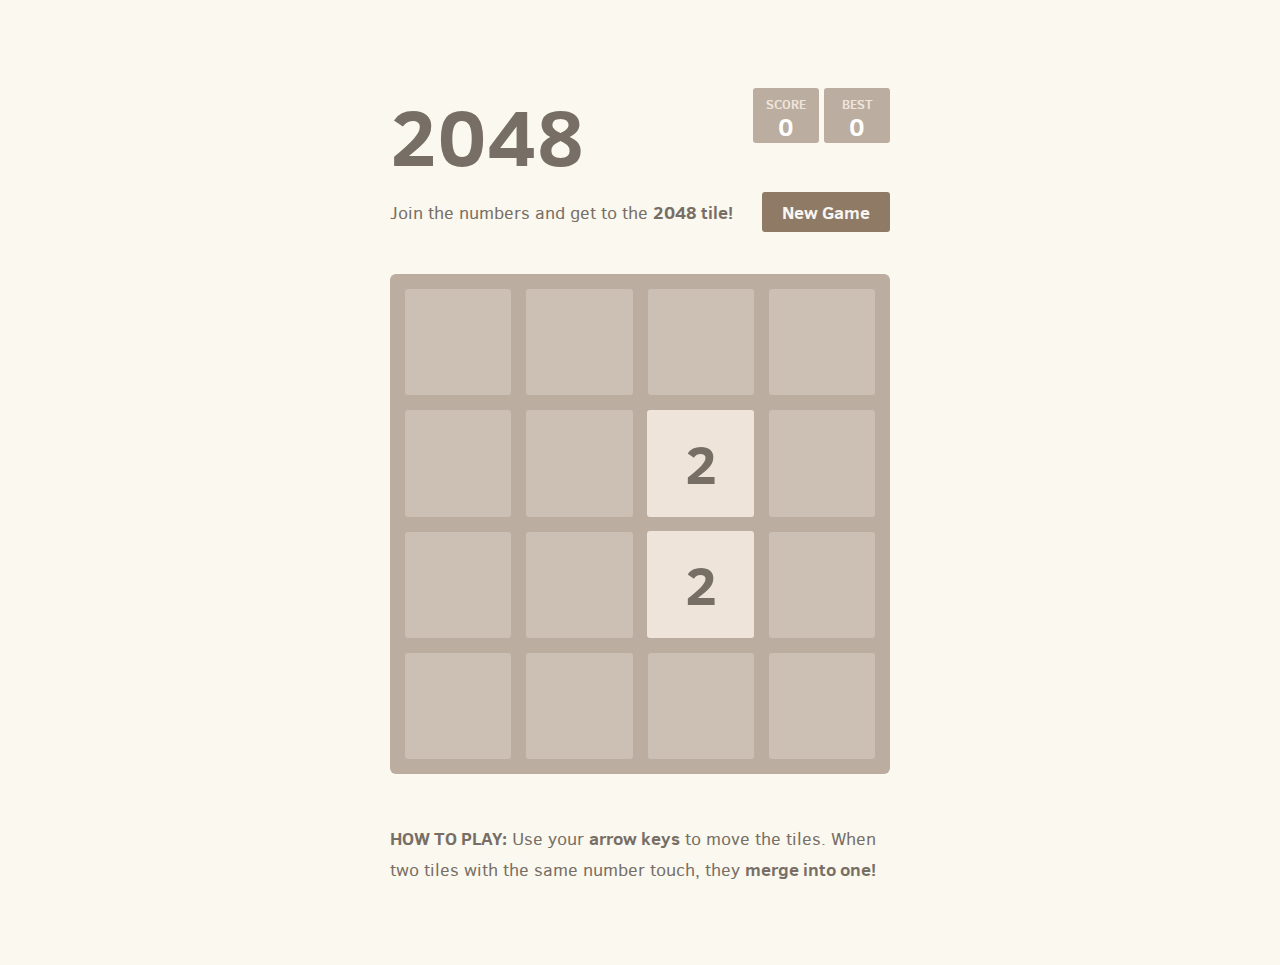
<file: 2048.html/index.html>
<!DOCTYPE html>
<html>

<head>
  <meta charset="utf-8">
  <title>2048</title>

  <link href="style/main.css" rel="stylesheet" type="text/css">
  <link rel="shortcut icon" href="favicon.ico">
  <link rel="apple-touch-icon" href="meta/apple-touch-icon.png">
  <link rel="apple-touch-startup-image" href="meta/apple-touch-startup-image-640x1096.png" media="(device-width: 320px) and (device-height: 568px) and (-webkit-device-pixel-ratio: 2)"> <!-- iPhone 5+ -->
  <link rel="apple-touch-startup-image" href="meta/apple-touch-startup-image-640x920.png"  media="(device-width: 320px) and (device-height: 480px) and (-webkit-device-pixel-ratio: 2)"> <!-- iPhone, retina -->
  <meta name="apple-mobile-web-app-capable" content="yes">
  <meta name="apple-mobile-web-app-status-bar-style" content="black">

  <meta name="HandheldFriendly" content="True">
  <meta name="MobileOptimized" content="320">
  <meta name="viewport" content="width=device-width, target-densitydpi=160dpi, initial-scale=1.0, maximum-scale=1, user-scalable=no, minimal-ui">
</head>
<body>
  <div class="container">
    <div class="heading">
      <h1 class="title">2048</h1>
      <div class="scores-container">
        <div class="score-container">0</div>
        <div class="best-container">0</div>
      </div>
    </div>

    <div class="above-game">
      <p class="game-intro">Join the numbers and get to the <strong>2048 tile!</strong></p>
      <a class="restart-button">New Game</a>
    </div>

    <div class="game-container">
      <div class="game-message">
        <p></p>
        <div class="lower">
	        <a class="keep-playing-button">Keep going</a>
          <a class="retry-button">Try again</a>
        </div>
      </div>

      <div class="grid-container">
        <div class="grid-row">
          <div class="grid-cell"></div>
          <div class="grid-cell"></div>
          <div class="grid-cell"></div>
          <div class="grid-cell"></div>
        </div>
        <div class="grid-row">
          <div class="grid-cell"></div>
          <div class="grid-cell"></div>
          <div class="grid-cell"></div>
          <div class="grid-cell"></div>
        </div>
        <div class="grid-row">
          <div class="grid-cell"></div>
          <div class="grid-cell"></div>
          <div class="grid-cell"></div>
          <div class="grid-cell"></div>
        </div>
        <div class="grid-row">
          <div class="grid-cell"></div>
          <div class="grid-cell"></div>
          <div class="grid-cell"></div>
          <div class="grid-cell"></div>
        </div>
      </div>

      <div class="tile-container">

      </div>
    </div>

    <p class="game-explanation">
      <strong class="important">How to play:</strong> Use your <strong>arrow keys</strong> to move the tiles. When two tiles with the same number touch, they <strong>merge into one!</strong>
    </p>
  </div>

  <script src="js/bind_polyfill.js"></script>
  <script src="js/classlist_polyfill.js"></script>
  <script src="js/animframe_polyfill.js"></script>
  <script src="js/keyboard_input_manager.js"></script>
  <script src="js/html_actuator.js"></script>
  <script src="js/grid.js"></script>
  <script src="js/tile.js"></script>
  <script src="js/local_storage_manager.js"></script>
  <script src="js/game_manager.js"></script>
  <script src="js/application.js"></script>
</body>

</html>
</file>
<file: 2048.html/style/main.css>
@import url(fonts/clear-sans.css);
html, body {
  margin: 0;
  padding: 0;
  background: #faf8ef;
  color: #776e65;
  font-family: "Clear Sans", "Helvetica Neue", Arial, sans-serif;
  font-size: 18px; }

body {
  margin: 80px 0; }

.heading:after {
  content: "";
  display: block;
  clear: both; }

h1.title {
  font-size: 80px;
  font-weight: bold;
  margin: 0;
  display: block;
  float: left; }

@-webkit-keyframes move-up {
  0% {
    top: 25px;
    opacity: 1; }

  100% {
    top: -50px;
    opacity: 0; } }
@-moz-keyframes move-up {
  0% {
    top: 25px;
    opacity: 1; }

  100% {
    top: -50px;
    opacity: 0; } }
@keyframes move-up {
  0% {
    top: 25px;
    opacity: 1; }

  100% {
    top: -50px;
    opacity: 0; } }
.scores-container {
  float: right;
  text-align: right; }

.score-container, .best-container {
  position: relative;
  display: inline-block;
  background: #bbada0;
  padding: 15px 25px;
  font-size: 25px;
  height: 25px;
  line-height: 47px;
  font-weight: bold;
  border-radius: 3px;
  color: white;
  margin-top: 8px;
  text-align: center; }
  .score-container:after, .best-container:after {
    position: absolute;
    width: 100%;
    top: 10px;
    left: 0;
    text-transform: uppercase;
    font-size: 13px;
    line-height: 13px;
    text-align: center;
    color: #eee4da; }
  .score-container .score-addition, .best-container .score-addition {
    position: absolute;
    right: 30px;
    color: red;
    font-size: 25px;
    line-height: 25px;
    font-weight: bold;
    color: rgba(119, 110, 101, 0.9);
    z-index: 100;
    -webkit-animation: move-up 600ms ease-in;
    -moz-animation: move-up 600ms ease-in;
    animation: move-up 600ms ease-in;
    -webkit-animation-fill-mode: both;
    -moz-animation-fill-mode: both;
    animation-fill-mode: both; }

.score-container:after {
  content: "Score"; }

.best-container:after {
  content: "Best"; }

p {
  margin-top: 0;
  margin-bottom: 10px;
  line-height: 1.65; }

a {
  color: #776e65;
  font-weight: bold;
  text-decoration: underline;
  cursor: pointer; }

strong.important {
  text-transform: uppercase; }

hr {
  border: none;
  border-bottom: 1px solid #d8d4d0;
  margin-top: 20px;
  margin-bottom: 30px; }

.container {
  width: 500px;
  margin: 0 auto; }

@-webkit-keyframes fade-in {
  0% {
    opacity: 0; }

  100% {
    opacity: 1; } }
@-moz-keyframes fade-in {
  0% {
    opacity: 0; }

  100% {
    opacity: 1; } }
@keyframes fade-in {
  0% {
    opacity: 0; }

  100% {
    opacity: 1; } }
.game-container {
  margin-top: 40px;
  position: relative;
  padding: 15px;
  cursor: default;
  -webkit-touch-callout: none;
  -ms-touch-callout: none;
  -webkit-user-select: none;
  -moz-user-select: none;
  -ms-user-select: none;
  -ms-touch-action: none;
  touch-action: none;
  background: #bbada0;
  border-radius: 6px;
  width: 500px;
  height: 500px;
  -webkit-box-sizing: border-box;
  -moz-box-sizing: border-box;
  box-sizing: border-box; }
  .game-container .game-message {
    display: none;
    position: absolute;
    top: 0;
    right: 0;
    bottom: 0;
    left: 0;
    background: rgba(238, 228, 218, 0.5);
    z-index: 100;
    text-align: center;
    -webkit-animation: fade-in 800ms ease 1200ms;
    -moz-animation: fade-in 800ms ease 1200ms;
    animation: fade-in 800ms ease 1200ms;
    -webkit-animation-fill-mode: both;
    -moz-animation-fill-mode: both;
    animation-fill-mode: both; }
    .game-container .game-message p {
      font-size: 60px;
      font-weight: bold;
      height: 60px;
      line-height: 60px;
      margin-top: 222px; }
    .game-container .game-message .lower {
      display: block;
      margin-top: 59px; }
    .game-container .game-message a {
      display: inline-block;
      background: #8f7a66;
      border-radius: 3px;
      padding: 0 20px;
      text-decoration: none;
      color: #f9f6f2;
      height: 40px;
      line-height: 42px;
      margin-left: 9px; }
      .game-container .game-message a.keep-playing-button {
        display: none; }
    .game-container .game-message.game-won {
      background: rgba(237, 194, 46, 0.5);
      color: #f9f6f2; }
      .game-container .game-message.game-won a.keep-playing-button {
        display: inline-block; }
    .game-container .game-message.game-won, .game-container .game-message.game-over {
      display: block; }

.grid-container {
  position: absolute;
  z-index: 1; }

.grid-row {
  margin-bottom: 15px; }
  .grid-row:last-child {
    margin-bottom: 0; }
  .grid-row:after {
    content: "";
    display: block;
    clear: both; }

.grid-cell {
  width: 106.25px;
  height: 106.25px;
  margin-right: 15px;
  float: left;
  border-radius: 3px;
  background: rgba(238, 228, 218, 0.35); }
  .grid-cell:last-child {
    margin-right: 0; }

.tile-container {
  position: absolute;
  z-index: 2; }

.tile, .tile .tile-inner {
  width: 107px;
  height: 107px;
  line-height: 107px; }
.tile.tile-position-1-1 {
  -webkit-transform: translate(0px, 0px);
  -moz-transform: translate(0px, 0px);
  -ms-transform: translate(0px, 0px);
  transform: translate(0px, 0px); }
.tile.tile-position-1-2 {
  -webkit-transform: translate(0px, 121px);
  -moz-transform: translate(0px, 121px);
  -ms-transform: translate(0px, 121px);
  transform: translate(0px, 121px); }
.tile.tile-position-1-3 {
  -webkit-transform: translate(0px, 242px);
  -moz-transform: translate(0px, 242px);
  -ms-transform: translate(0px, 242px);
  transform: translate(0px, 242px); }
.tile.tile-position-1-4 {
  -webkit-transform: translate(0px, 363px);
  -moz-transform: translate(0px, 363px);
  -ms-transform: translate(0px, 363px);
  transform: translate(0px, 363px); }
.tile.tile-position-2-1 {
  -webkit-transform: translate(121px, 0px);
  -moz-transform: translate(121px, 0px);
  -ms-transform: translate(121px, 0px);
  transform: translate(121px, 0px); }
.tile.tile-position-2-2 {
  -webkit-transform: translate(121px, 121px);
  -moz-transform: translate(121px, 121px);
  -ms-transform: translate(121px, 121px);
  transform: translate(121px, 121px); }
.tile.tile-position-2-3 {
  -webkit-transform: translate(121px, 242px);
  -moz-transform: translate(121px, 242px);
  -ms-transform: translate(121px, 242px);
  transform: translate(121px, 242px); }
.tile.tile-position-2-4 {
  -webkit-transform: translate(121px, 363px);
  -moz-transform: translate(121px, 363px);
  -ms-transform: translate(121px, 363px);
  transform: translate(121px, 363px); }
.tile.tile-position-3-1 {
  -webkit-transform: translate(242px, 0px);
  -moz-transform: translate(242px, 0px);
  -ms-transform: translate(242px, 0px);
  transform: translate(242px, 0px); }
.tile.tile-position-3-2 {
  -webkit-transform: translate(242px, 121px);
  -moz-transform: translate(242px, 121px);
  -ms-transform: translate(242px, 121px);
  transform: translate(242px, 121px); }
.tile.tile-position-3-3 {
  -webkit-transform: translate(242px, 242px);
  -moz-transform: translate(242px, 242px);
  -ms-transform: translate(242px, 242px);
  transform: translate(242px, 242px); }
.tile.tile-position-3-4 {
  -webkit-transform: translate(242px, 363px);
  -moz-transform: translate(242px, 363px);
  -ms-transform: translate(242px, 363px);
  transform: translate(242px, 363px); }
.tile.tile-position-4-1 {
  -webkit-transform: translate(363px, 0px);
  -moz-transform: translate(363px, 0px);
  -ms-transform: translate(363px, 0px);
  transform: translate(363px, 0px); }
.tile.tile-position-4-2 {
  -webkit-transform: translate(363px, 121px);
  -moz-transform: translate(363px, 121px);
  -ms-transform: translate(363px, 121px);
  transform: translate(363px, 121px); }
.tile.tile-position-4-3 {
  -webkit-transform: translate(363px, 242px);
  -moz-transform: translate(363px, 242px);
  -ms-transform: translate(363px, 242px);
  transform: translate(363px, 242px); }
.tile.tile-position-4-4 {
  -webkit-transform: translate(363px, 363px);
  -moz-transform: translate(363px, 363px);
  -ms-transform: translate(363px, 363px);
  transform: translate(363px, 363px); }

.tile {
  position: absolute;
  -webkit-transition: 100ms ease-in-out;
  -moz-transition: 100ms ease-in-out;
  transition: 100ms ease-in-out;
  -webkit-transition-property: -webkit-transform;
  -moz-transition-property: -moz-transform;
  transition-property: transform; }
  .tile .tile-inner {
    border-radius: 3px;
    background: #eee4da;
    text-align: center;
    font-weight: bold;
    z-index: 10;
    font-size: 55px; }
  .tile.tile-2 .tile-inner {
    background: #eee4da;
    box-shadow: 0 0 30px 10px rgba(243, 215, 116, 0), inset 0 0 0 1px rgba(255, 255, 255, 0); }
  .tile.tile-4 .tile-inner {
    background: #ede0c8;
    box-shadow: 0 0 30px 10px rgba(243, 215, 116, 0), inset 0 0 0 1px rgba(255, 255, 255, 0); }
  .tile.tile-8 .tile-inner {
    color: #f9f6f2;
    background: #f2b179; }
  .tile.tile-16 .tile-inner {
    color: #f9f6f2;
    background: #f59563; }
  .tile.tile-32 .tile-inner {
    color: #f9f6f2;
    background: #f67c5f; }
  .tile.tile-64 .tile-inner {
    color: #f9f6f2;
    background: #f65e3b; }
  .tile.tile-128 .tile-inner {
    color: #f9f6f2;
    background: #edcf72;
    box-shadow: 0 0 30px 10px rgba(243, 215, 116, 0.2381), inset 0 0 0 1px rgba(255, 255, 255, 0.14286);
    font-size: 45px; }
    @media screen and (max-width: 520px) {
      .tile.tile-128 .tile-inner {
        font-size: 25px; } }
  .tile.tile-256 .tile-inner {
    color: #f9f6f2;
    background: #edcc61;
    box-shadow: 0 0 30px 10px rgba(243, 215, 116, 0.31746), inset 0 0 0 1px rgba(255, 255, 255, 0.19048);
    font-size: 45px; }
    @media screen and (max-width: 520px) {
      .tile.tile-256 .tile-inner {
        font-size: 25px; } }
  .tile.tile-512 .tile-inner {
    color: #f9f6f2;
    background: #edc850;
    box-shadow: 0 0 30px 10px rgba(243, 215, 116, 0.39683), inset 0 0 0 1px rgba(255, 255, 255, 0.2381);
    font-size: 45px; }
    @media screen and (max-width: 520px) {
      .tile.tile-512 .tile-inner {
        font-size: 25px; } }
  .tile.tile-1024 .tile-inner {
    color: #f9f6f2;
    background: #edc53f;
    box-shadow: 0 0 30px 10px rgba(243, 215, 116, 0.47619), inset 0 0 0 1px rgba(255, 255, 255, 0.28571);
    font-size: 35px; }
    @media screen and (max-width: 520px) {
      .tile.tile-1024 .tile-inner {
        font-size: 15px; } }
  .tile.tile-2048 .tile-inner {
    color: #f9f6f2;
    background: #edc22e;
    box-shadow: 0 0 30px 10px rgba(243, 215, 116, 0.55556), inset 0 0 0 1px rgba(255, 255, 255, 0.33333);
    font-size: 35px; }
    @media screen and (max-width: 520px) {
      .tile.tile-2048 .tile-inner {
        font-size: 15px; } }
  .tile.tile-super .tile-inner {
    color: #f9f6f2;
    background: #3c3a32;
    font-size: 30px; }
    @media screen and (max-width: 520px) {
      .tile.tile-super .tile-inner {
        font-size: 10px; } }

@-webkit-keyframes appear {
  0% {
    opacity: 0;
    -webkit-transform: scale(0);
    -moz-transform: scale(0);
    -ms-transform: scale(0);
    transform: scale(0); }

  100% {
    opacity: 1;
    -webkit-transform: scale(1);
    -moz-transform: scale(1);
    -ms-transform: scale(1);
    transform: scale(1); } }
@-moz-keyframes appear {
  0% {
    opacity: 0;
    -webkit-transform: scale(0);
    -moz-transform: scale(0);
    -ms-transform: scale(0);
    transform: scale(0); }

  100% {
    opacity: 1;
    -webkit-transform: scale(1);
    -moz-transform: scale(1);
    -ms-transform: scale(1);
    transform: scale(1); } }
@keyframes appear {
  0% {
    opacity: 0;
    -webkit-transform: scale(0);
    -moz-transform: scale(0);
    -ms-transform: scale(0);
    transform: scale(0); }

  100% {
    opacity: 1;
    -webkit-transform: scale(1);
    -moz-transform: scale(1);
    -ms-transform: scale(1);
    transform: scale(1); } }
.tile-new .tile-inner {
  -webkit-animation: appear 200ms ease 100ms;
  -moz-animation: appear 200ms ease 100ms;
  animation: appear 200ms ease 100ms;
  -webkit-animation-fill-mode: backwards;
  -moz-animation-fill-mode: backwards;
  animation-fill-mode: backwards; }

@-webkit-keyframes pop {
  0% {
    -webkit-transform: scale(0);
    -moz-transform: scale(0);
    -ms-transform: scale(0);
    transform: scale(0); }

  50% {
    -webkit-transform: scale(1.2);
    -moz-transform: scale(1.2);
    -ms-transform: scale(1.2);
    transform: scale(1.2); }

  100% {
    -webkit-transform: scale(1);
    -moz-transform: scale(1);
    -ms-transform: scale(1);
    transform: scale(1); } }
@-moz-keyframes pop {
  0% {
    -webkit-transform: scale(0);
    -moz-transform: scale(0);
    -ms-transform: scale(0);
    transform: scale(0); }

  50% {
    -webkit-transform: scale(1.2);
    -moz-transform: scale(1.2);
    -ms-transform: scale(1.2);
    transform: scale(1.2); }

  100% {
    -webkit-transform: scale(1);
    -moz-transform: scale(1);
    -ms-transform: scale(1);
    transform: scale(1); } }
@keyframes pop {
  0% {
    -webkit-transform: scale(0);
    -moz-transform: scale(0);
    -ms-transform: scale(0);
    transform: scale(0); }

  50% {
    -webkit-transform: scale(1.2);
    -moz-transform: scale(1.2);
    -ms-transform: scale(1.2);
    transform: scale(1.2); }

  100% {
    -webkit-transform: scale(1);
    -moz-transform: scale(1);
    -ms-transform: scale(1);
    transform: scale(1); } }
.tile-merged .tile-inner {
  z-index: 20;
  -webkit-animation: pop 200ms ease 100ms;
  -moz-animation: pop 200ms ease 100ms;
  animation: pop 200ms ease 100ms;
  -webkit-animation-fill-mode: backwards;
  -moz-animation-fill-mode: backwards;
  animation-fill-mode: backwards; }

.above-game:after {
  content: "";
  display: block;
  clear: both; }

.game-intro {
  float: left;
  line-height: 42px;
  margin-bottom: 0; }

.restart-button {
  display: inline-block;
  background: #8f7a66;
  border-radius: 3px;
  padding: 0 20px;
  text-decoration: none;
  color: #f9f6f2;
  height: 40px;
  line-height: 42px;
  display: block;
  text-align: center;
  float: right; }

.game-explanation {
  margin-top: 50px; }

@media screen and (max-width: 520px) {
  html, body {
    font-size: 15px; }

  body {
    margin: 20px 0;
    padding: 0 20px; }

  h1.title {
    font-size: 27px;
    margin-top: 15px; }

  .container {
    width: 280px;
    margin: 0 auto; }

  .score-container, .best-container {
    margin-top: 0;
    padding: 15px 10px;
    min-width: 40px; }

  .heading {
    margin-bottom: 10px; }

  .game-intro {
    width: 55%;
    display: block;
    box-sizing: border-box;
    line-height: 1.65; }

  .restart-button {
    width: 42%;
    padding: 0;
    display: block;
    box-sizing: border-box;
    margin-top: 2px; }

  .game-container {
    margin-top: 17px;
    position: relative;
    padding: 10px;
    cursor: default;
    -webkit-touch-callout: none;
    -ms-touch-callout: none;
    -webkit-user-select: none;
    -moz-user-select: none;
    -ms-user-select: none;
    -ms-touch-action: none;
    touch-action: none;
    background: #bbada0;
    border-radius: 6px;
    width: 280px;
    height: 280px;
    -webkit-box-sizing: border-box;
    -moz-box-sizing: border-box;
    box-sizing: border-box; }
    .game-container .game-message {
      display: none;
      position: absolute;
      top: 0;
      right: 0;
      bottom: 0;
      left: 0;
      background: rgba(238, 228, 218, 0.5);
      z-index: 100;
      text-align: center;
      -webkit-animation: fade-in 800ms ease 1200ms;
      -moz-animation: fade-in 800ms ease 1200ms;
      animation: fade-in 800ms ease 1200ms;
      -webkit-animation-fill-mode: both;
      -moz-animation-fill-mode: both;
      animation-fill-mode: both; }
      .game-container .game-message p {
        font-size: 60px;
        font-weight: bold;
        height: 60px;
        line-height: 60px;
        margin-top: 222px; }
      .game-container .game-message .lower {
        display: block;
        margin-top: 59px; }
      .game-container .game-message a {
        display: inline-block;
        background: #8f7a66;
        border-radius: 3px;
        padding: 0 20px;
        text-decoration: none;
        color: #f9f6f2;
        height: 40px;
        line-height: 42px;
        margin-left: 9px; }
        .game-container .game-message a.keep-playing-button {
          display: none; }
      .game-container .game-message.game-won {
        background: rgba(237, 194, 46, 0.5);
        color: #f9f6f2; }
        .game-container .game-message.game-won a.keep-playing-button {
          display: inline-block; }
      .game-container .game-message.game-won, .game-container .game-message.game-over {
        display: block; }

  .grid-container {
    position: absolute;
    z-index: 1; }

  .grid-row {
    margin-bottom: 10px; }
    .grid-row:last-child {
      margin-bottom: 0; }
    .grid-row:after {
      content: "";
      display: block;
      clear: both; }

  .grid-cell {
    width: 57.5px;
    height: 57.5px;
    margin-right: 10px;
    float: left;
    border-radius: 3px;
    background: rgba(238, 228, 218, 0.35); }
    .grid-cell:last-child {
      margin-right: 0; }

  .tile-container {
    position: absolute;
    z-index: 2; }

  .tile, .tile .tile-inner {
    width: 58px;
    height: 58px;
    line-height: 58px; }
  .tile.tile-position-1-1 {
    -webkit-transform: translate(0px, 0px);
    -moz-transform: translate(0px, 0px);
    -ms-transform: translate(0px, 0px);
    transform: translate(0px, 0px); }
  .tile.tile-position-1-2 {
    -webkit-transform: translate(0px, 67px);
    -moz-transform: translate(0px, 67px);
    -ms-transform: translate(0px, 67px);
    transform: translate(0px, 67px); }
  .tile.tile-position-1-3 {
    -webkit-transform: translate(0px, 135px);
    -moz-transform: translate(0px, 135px);
    -ms-transform: translate(0px, 135px);
    transform: translate(0px, 135px); }
  .tile.tile-position-1-4 {
    -webkit-transform: translate(0px, 202px);
    -moz-transform: translate(0px, 202px);
    -ms-transform: translate(0px, 202px);
    transform: translate(0px, 202px); }
  .tile.tile-position-2-1 {
    -webkit-transform: translate(67px, 0px);
    -moz-transform: translate(67px, 0px);
    -ms-transform: translate(67px, 0px);
    transform: translate(67px, 0px); }
  .tile.tile-position-2-2 {
    -webkit-transform: translate(67px, 67px);
    -moz-transform: translate(67px, 67px);
    -ms-transform: translate(67px, 67px);
    transform: translate(67px, 67px); }
  .tile.tile-position-2-3 {
    -webkit-transform: translate(67px, 135px);
    -moz-transform: translate(67px, 135px);
    -ms-transform: translate(67px, 135px);
    transform: translate(67px, 135px); }
  .tile.tile-position-2-4 {
    -webkit-transform: translate(67px, 202px);
    -moz-transform: translate(67px, 202px);
    -ms-transform: translate(67px, 202px);
    transform: translate(67px, 202px); }
  .tile.tile-position-3-1 {
    -webkit-transform: translate(135px, 0px);
    -moz-transform: translate(135px, 0px);
    -ms-transform: translate(135px, 0px);
    transform: translate(135px, 0px); }
  .tile.tile-position-3-2 {
    -webkit-transform: translate(135px, 67px);
    -moz-transform: translate(135px, 67px);
    -ms-transform: translate(135px, 67px);
    transform: translate(135px, 67px); }
  .tile.tile-position-3-3 {
    -webkit-transform: translate(135px, 135px);
    -moz-transform: translate(135px, 135px);
    -ms-transform: translate(135px, 135px);
    transform: translate(135px, 135px); }
  .tile.tile-position-3-4 {
    -webkit-transform: translate(135px, 202px);
    -moz-transform: translate(135px, 202px);
    -ms-transform: translate(135px, 202px);
    transform: translate(135px, 202px); }
  .tile.tile-position-4-1 {
    -webkit-transform: translate(202px, 0px);
    -moz-transform: translate(202px, 0px);
    -ms-transform: translate(202px, 0px);
    transform: translate(202px, 0px); }
  .tile.tile-position-4-2 {
    -webkit-transform: translate(202px, 67px);
    -moz-transform: translate(202px, 67px);
    -ms-transform: translate(202px, 67px);
    transform: translate(202px, 67px); }
  .tile.tile-position-4-3 {
    -webkit-transform: translate(202px, 135px);
    -moz-transform: translate(202px, 135px);
    -ms-transform: translate(202px, 135px);
    transform: translate(202px, 135px); }
  .tile.tile-position-4-4 {
    -webkit-transform: translate(202px, 202px);
    -moz-transform: translate(202px, 202px);
    -ms-transform: translate(202px, 202px);
    transform: translate(202px, 202px); }

  .tile .tile-inner {
    font-size: 35px; }

  .game-message p {
    font-size: 30px !important;
    height: 30px !important;
    line-height: 30px !important;
    margin-top: 90px !important; }
  .game-message .lower {
    margin-top: 30px !important; } }
</file>
